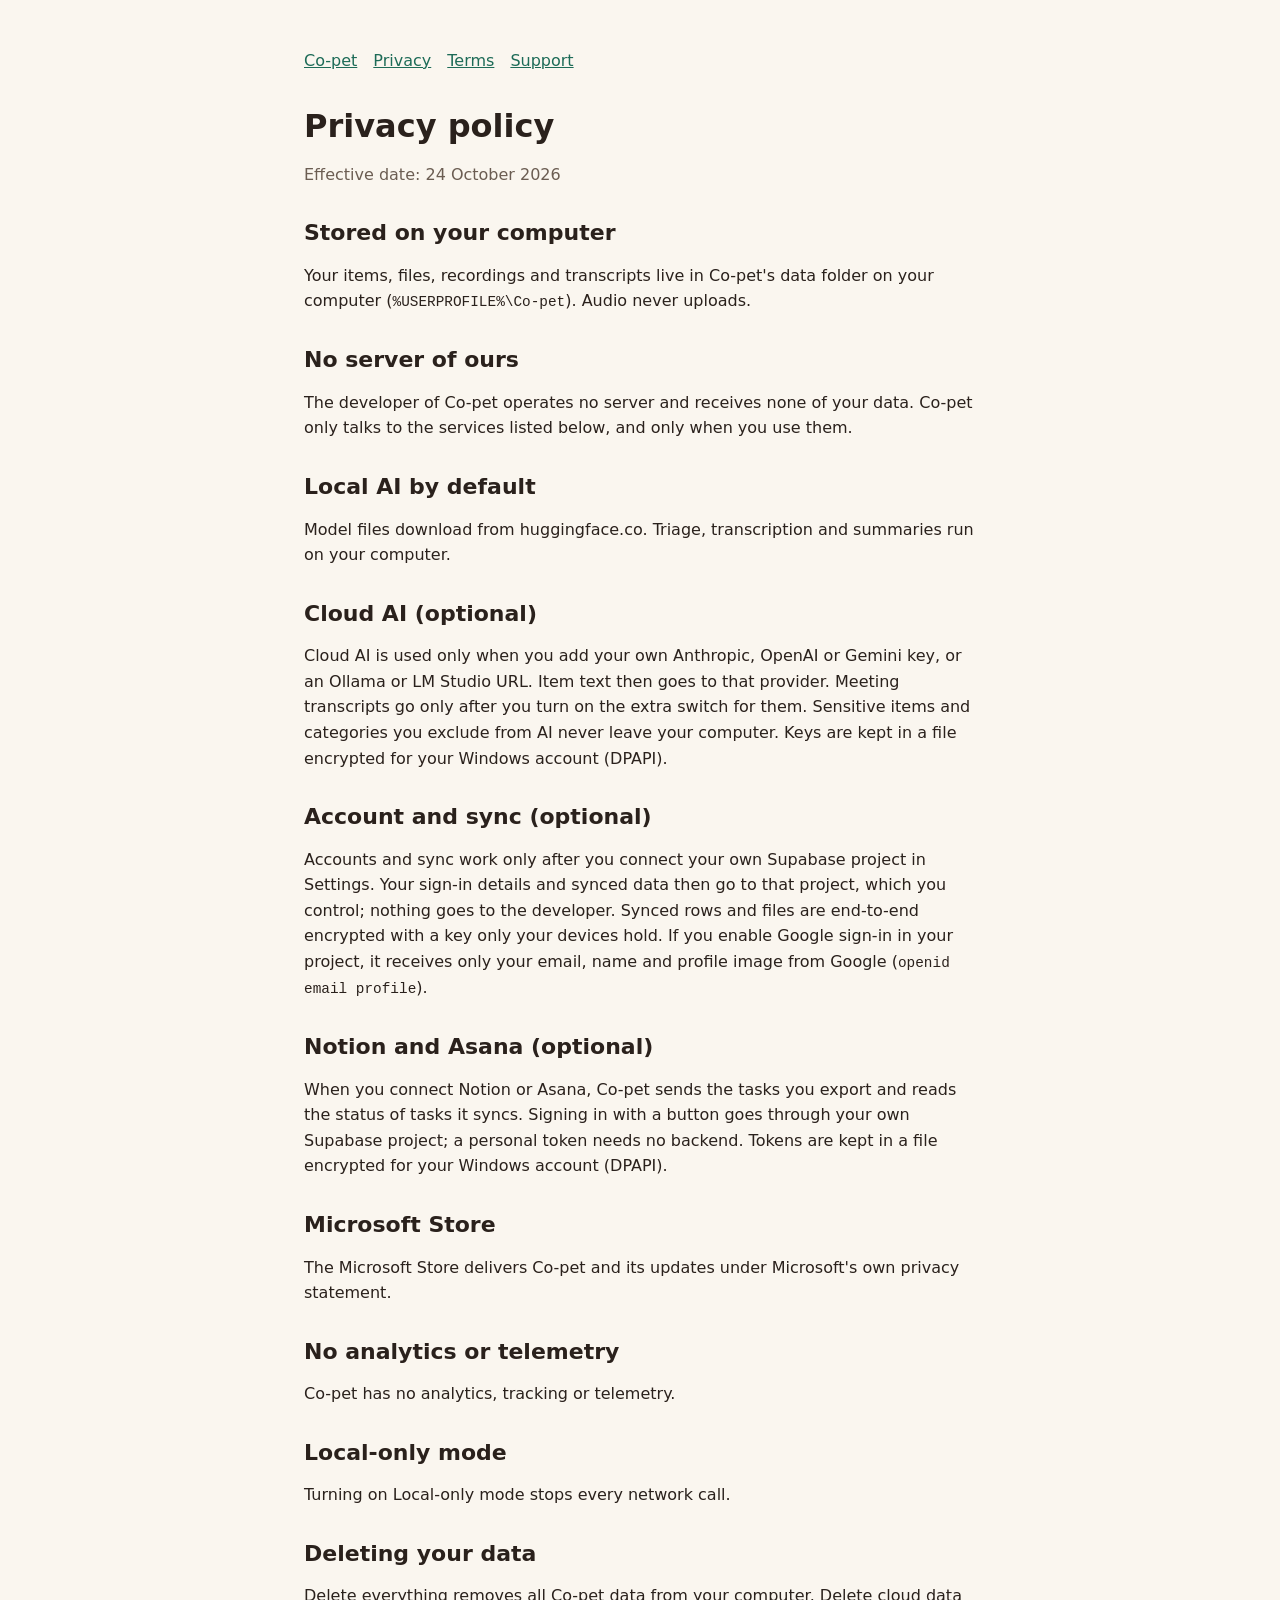
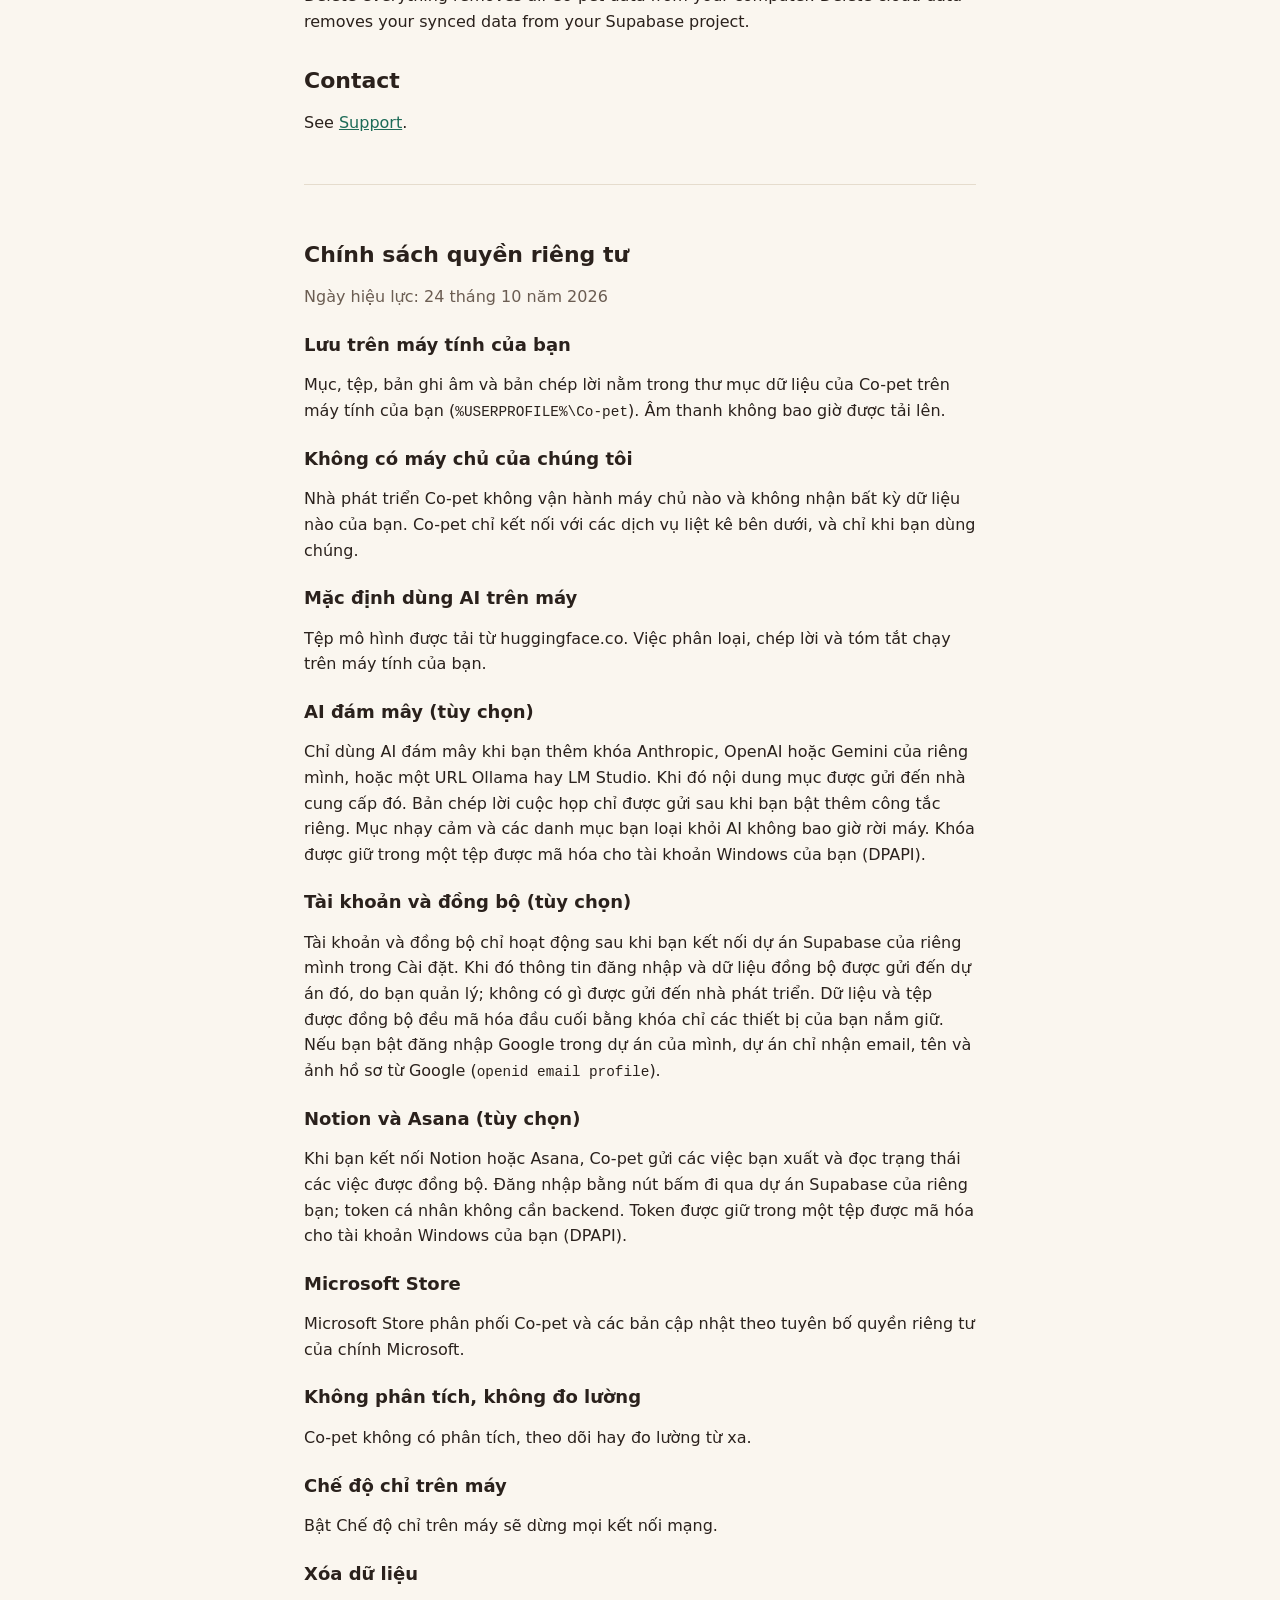
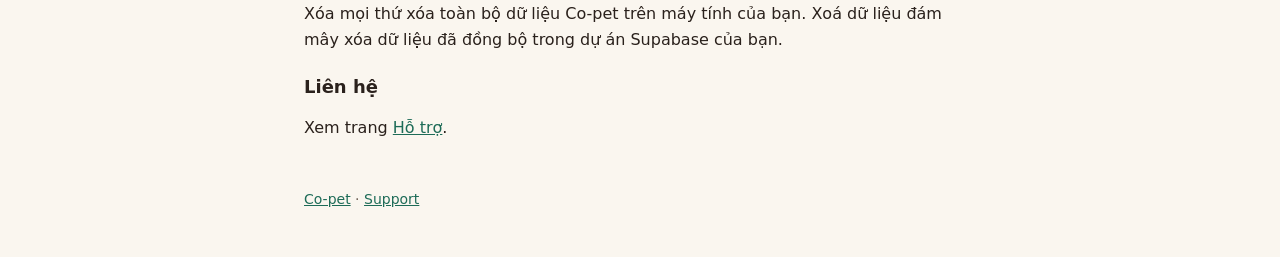
<file: site/copet/privacy/index.html>
<!doctype html>
<html lang="en">
<head>
<meta charset="utf-8">
<meta name="viewport" content="width=device-width, initial-scale=1">
<title>Co-pet privacy policy</title>
<link rel="stylesheet" href="../style.css">
</head>
<body>
<main>
<nav><a href="../">Co-pet</a> <a href="../privacy/">Privacy</a> <a href="../terms/">Terms</a> <a href="../support/">Support</a></nav>
<h1>Privacy policy</h1>
<p class="muted">Effective date: 24 October 2026</p>
<h2>Stored on your computer</h2>
<p>Your items, files, recordings and transcripts live in Co-pet's data folder on your computer (<code>%USERPROFILE%\Co-pet</code>). Audio never uploads.</p>
<h2>No server of ours</h2>
<p>The developer of Co-pet operates no server and receives none of your data. Co-pet only talks to the services listed below, and only when you use them.</p>
<h2>Local AI by default</h2>
<p>Model files download from huggingface.co. Triage, transcription and summaries run on your computer.</p>
<h2>Cloud AI (optional)</h2>
<p>Cloud AI is used only when you add your own Anthropic, OpenAI or Gemini key, or an Ollama or LM Studio URL. Item text then goes to that provider. Meeting transcripts go only after you turn on the extra switch for them. Sensitive items and categories you exclude from AI never leave your computer. Keys are kept in a file encrypted for your Windows account (DPAPI).</p>
<h2>Account and sync (optional)</h2>
<p>Accounts and sync work only after you connect your own Supabase project in Settings. Your sign-in details and synced data then go to that project, which you control; nothing goes to the developer. Synced rows and files are end-to-end encrypted with a key only your devices hold. If you enable Google sign-in in your project, it receives only your email, name and profile image from Google (<code>openid email profile</code>).</p>
<h2>Notion and Asana (optional)</h2>
<p>When you connect Notion or Asana, Co-pet sends the tasks you export and reads the status of tasks it syncs. Signing in with a button goes through your own Supabase project; a personal token needs no backend. Tokens are kept in a file encrypted for your Windows account (DPAPI).</p>
<h2>Microsoft Store</h2>
<p>The Microsoft Store delivers Co-pet and its updates under Microsoft's own privacy statement.</p>
<h2>No analytics or telemetry</h2>
<p>Co-pet has no analytics, tracking or telemetry.</p>
<h2>Local-only mode</h2>
<p>Turning on Local-only mode stops every network call.</p>
<h2>Deleting your data</h2>
<p>Delete everything removes all Co-pet data from your computer. Delete cloud data removes your synced data from your Supabase project.</p>
<h2>Contact</h2>
<p>See <a href="../support/">Support</a>.</p>
<section lang="vi">
<h2>Chính sách quyền riêng tư</h2>
<p class="muted">Ngày hiệu lực: 24 tháng 10 năm 2026</p>
<h3>Lưu trên máy tính của bạn</h3>
<p>Mục, tệp, bản ghi âm và bản chép lời nằm trong thư mục dữ liệu của Co-pet trên máy tính của bạn (<code>%USERPROFILE%\Co-pet</code>). Âm thanh không bao giờ được tải lên.</p>
<h3>Không có máy chủ của chúng tôi</h3>
<p>Nhà phát triển Co-pet không vận hành máy chủ nào và không nhận bất kỳ dữ liệu nào của bạn. Co-pet chỉ kết nối với các dịch vụ liệt kê bên dưới, và chỉ khi bạn dùng chúng.</p>
<h3>Mặc định dùng AI trên máy</h3>
<p>Tệp mô hình được tải từ huggingface.co. Việc phân loại, chép lời và tóm tắt chạy trên máy tính của bạn.</p>
<h3>AI đám mây (tùy chọn)</h3>
<p>Chỉ dùng AI đám mây khi bạn thêm khóa Anthropic, OpenAI hoặc Gemini của riêng mình, hoặc một URL Ollama hay LM Studio. Khi đó nội dung mục được gửi đến nhà cung cấp đó. Bản chép lời cuộc họp chỉ được gửi sau khi bạn bật thêm công tắc riêng. Mục nhạy cảm và các danh mục bạn loại khỏi AI không bao giờ rời máy. Khóa được giữ trong một tệp được mã hóa cho tài khoản Windows của bạn (DPAPI).</p>
<h3>Tài khoản và đồng bộ (tùy chọn)</h3>
<p>Tài khoản và đồng bộ chỉ hoạt động sau khi bạn kết nối dự án Supabase của riêng mình trong Cài đặt. Khi đó thông tin đăng nhập và dữ liệu đồng bộ được gửi đến dự án đó, do bạn quản lý; không có gì được gửi đến nhà phát triển. Dữ liệu và tệp được đồng bộ đều mã hóa đầu cuối bằng khóa chỉ các thiết bị của bạn nắm giữ. Nếu bạn bật đăng nhập Google trong dự án của mình, dự án chỉ nhận email, tên và ảnh hồ sơ từ Google (<code>openid email profile</code>).</p>
<h3>Notion và Asana (tùy chọn)</h3>
<p>Khi bạn kết nối Notion hoặc Asana, Co-pet gửi các việc bạn xuất và đọc trạng thái các việc được đồng bộ. Đăng nhập bằng nút bấm đi qua dự án Supabase của riêng bạn; token cá nhân không cần backend. Token được giữ trong một tệp được mã hóa cho tài khoản Windows của bạn (DPAPI).</p>
<h3>Microsoft Store</h3>
<p>Microsoft Store phân phối Co-pet và các bản cập nhật theo tuyên bố quyền riêng tư của chính Microsoft.</p>
<h3>Không phân tích, không đo lường</h3>
<p>Co-pet không có phân tích, theo dõi hay đo lường từ xa.</p>
<h3>Chế độ chỉ trên máy</h3>
<p>Bật Chế độ chỉ trên máy sẽ dừng mọi kết nối mạng.</p>
<h3>Xóa dữ liệu</h3>
<p>Xóa mọi thứ xóa toàn bộ dữ liệu Co-pet trên máy tính của bạn. Xoá dữ liệu đám mây xóa dữ liệu đã đồng bộ trong dự án Supabase của bạn.</p>
<h3>Liên hệ</h3>
<p>Xem trang <a href="../support/">Hỗ trợ</a>.</p>
</section>
<footer><a href="../">Co-pet</a> · <a href="../support/">Support</a></footer>
</main>
</body>
</html>
</file>
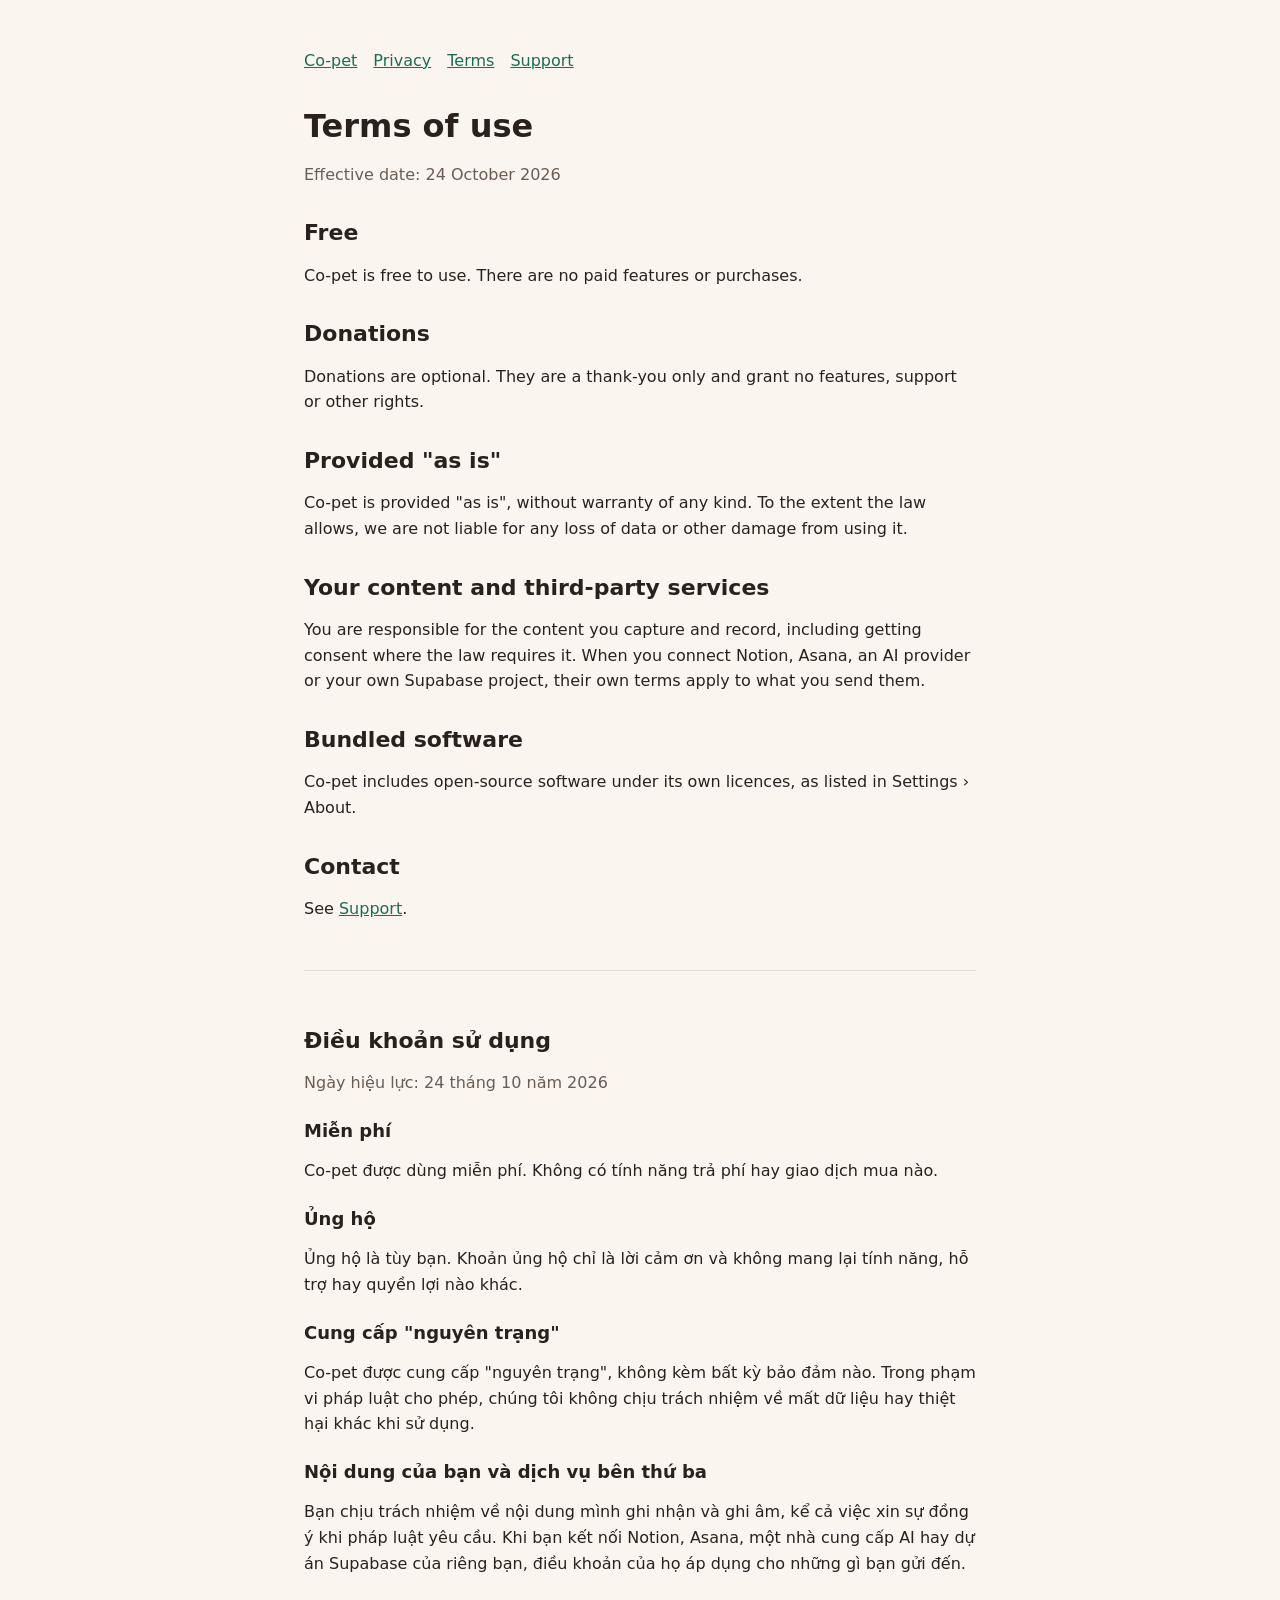
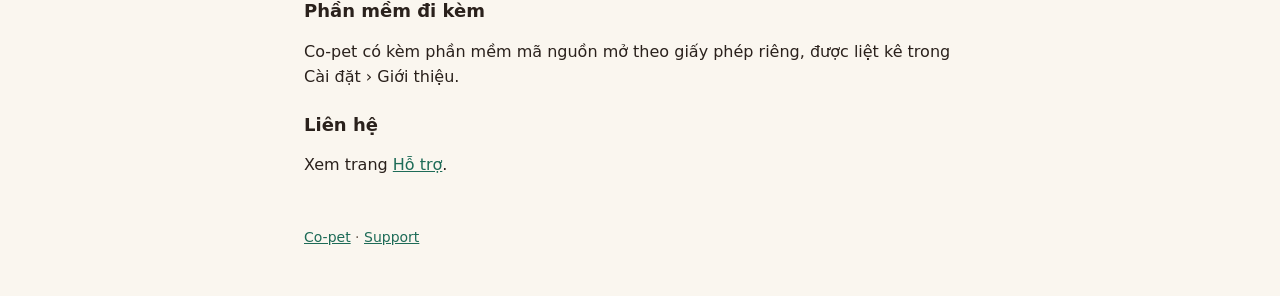
<file: site/copet/terms/index.html>
<!doctype html>
<html lang="en">
<head>
<meta charset="utf-8">
<meta name="viewport" content="width=device-width, initial-scale=1">
<title>Co-pet terms of use</title>
<link rel="stylesheet" href="../style.css">
</head>
<body>
<main>
<nav><a href="../">Co-pet</a> <a href="../privacy/">Privacy</a> <a href="../terms/">Terms</a> <a href="../support/">Support</a></nav>
<h1>Terms of use</h1>
<p class="muted">Effective date: 24 October 2026</p>
<h2>Free</h2>
<p>Co-pet is free to use. There are no paid features or purchases.</p>
<h2>Donations</h2>
<p>Donations are optional. They are a thank-you only and grant no features, support or other rights.</p>
<h2>Provided "as is"</h2>
<p>Co-pet is provided "as is", without warranty of any kind. To the extent the law allows, we are not liable for any loss of data or other damage from using it.</p>
<h2>Your content and third-party services</h2>
<p>You are responsible for the content you capture and record, including getting consent where the law requires it. When you connect Notion, Asana, an AI provider or your own Supabase project, their own terms apply to what you send them.</p>
<h2>Bundled software</h2>
<p>Co-pet includes open-source software under its own licences, as listed in Settings › About.</p>
<h2>Contact</h2>
<p>See <a href="../support/">Support</a>.</p>
<section lang="vi">
<h2>Điều khoản sử dụng</h2>
<p class="muted">Ngày hiệu lực: 24 tháng 10 năm 2026</p>
<h3>Miễn phí</h3>
<p>Co-pet được dùng miễn phí. Không có tính năng trả phí hay giao dịch mua nào.</p>
<h3>Ủng hộ</h3>
<p>Ủng hộ là tùy bạn. Khoản ủng hộ chỉ là lời cảm ơn và không mang lại tính năng, hỗ trợ hay quyền lợi nào khác.</p>
<h3>Cung cấp "nguyên trạng"</h3>
<p>Co-pet được cung cấp "nguyên trạng", không kèm bất kỳ bảo đảm nào. Trong phạm vi pháp luật cho phép, chúng tôi không chịu trách nhiệm về mất dữ liệu hay thiệt hại khác khi sử dụng.</p>
<h3>Nội dung của bạn và dịch vụ bên thứ ba</h3>
<p>Bạn chịu trách nhiệm về nội dung mình ghi nhận và ghi âm, kể cả việc xin sự đồng ý khi pháp luật yêu cầu. Khi bạn kết nối Notion, Asana, một nhà cung cấp AI hay dự án Supabase của riêng bạn, điều khoản của họ áp dụng cho những gì bạn gửi đến.</p>
<h3>Phần mềm đi kèm</h3>
<p>Co-pet có kèm phần mềm mã nguồn mở theo giấy phép riêng, được liệt kê trong Cài đặt › Giới thiệu.</p>
<h3>Liên hệ</h3>
<p>Xem trang <a href="../support/">Hỗ trợ</a>.</p>
</section>
<footer><a href="../">Co-pet</a> · <a href="../support/">Support</a></footer>
</main>
</body>
</html>
</file>
<file: site/copet/style.css>
/* Colours and fonts from docs/design/design-system/tokens.css. No web fonts are loaded: Be Vietnam Pro is used when installed, else the system font. */
:root {
  --surface: #faf6ef;
  --surface-raised: #ffffff;
  --line: #e5dccd;
  --ink: #2a211c;
  --ink-muted: #6b5d52;
  --clover: #1d6b57;
  --clover-hover: #175a49;
  --focus: #1f5fbf;
  --font-sans: "Be Vietnam Pro", "Segoe UI", system-ui, -apple-system, sans-serif;
  --font-display: "Baloo 2", "Be Vietnam Pro", system-ui, sans-serif;
  --font-mono: "JetBrains Mono", ui-monospace, "SF Mono", Consolas, monospace;
  color-scheme: light dark;
}
@media (prefers-color-scheme: dark) {
  :root {
    --surface: #191613;
    --surface-raised: #231f1b;
    --line: #38312a;
    --ink: #f3ece3;
    --ink-muted: #b3a596;
    --clover: #5ccaa6;
    --clover-hover: #7dd8b9;
  }
}
* { box-sizing: border-box; }
body {
  margin: 0;
  background: var(--surface);
  color: var(--ink);
  font-family: var(--font-sans);
  font-size: 16px;
  line-height: 1.6;
}
main { max-width: 720px; margin: 0 auto; padding: 48px 24px; }
nav { display: flex; gap: 16px; flex-wrap: wrap; margin-bottom: 32px; }
h1, h2, h3 { font-family: var(--font-display); line-height: 1.25; }
h1 { font-size: 32px; margin: 0 0 16px; }
h2 { font-size: 22px; margin: 32px 0 8px; }
h3 { font-size: 18px; margin: 24px 0 8px; }
a { color: var(--clover); }
a:hover { color: var(--clover-hover); }
a:focus-visible { outline: 2px solid var(--focus); outline-offset: 2px; border-radius: 4px; }
code { font-family: var(--font-mono); font-size: 0.9em; }
.muted { color: var(--ink-muted); }
.download {
  display: inline-block;
  padding: 8px 20px;
  border-radius: 999px;
  background: var(--clover);
  color: var(--surface-raised);
  text-decoration: none;
  font-weight: 600;
}
.download:hover { background: var(--clover-hover); color: var(--surface-raised); }
.donate { font-size: 14px; }
.coffee {
  display: inline-block;
  padding: 2px 12px;
  border: 1px solid var(--line);
  border-radius: 999px;
  color: var(--ink-muted);
  text-decoration: none;
}
.coffee:hover { border-color: var(--clover); color: var(--clover-hover); }
section[lang="vi"] { margin-top: 48px; padding-top: 24px; border-top: 1px solid var(--line); }
footer { margin-top: 48px; font-size: 14px; color: var(--ink-muted); }
</file>
